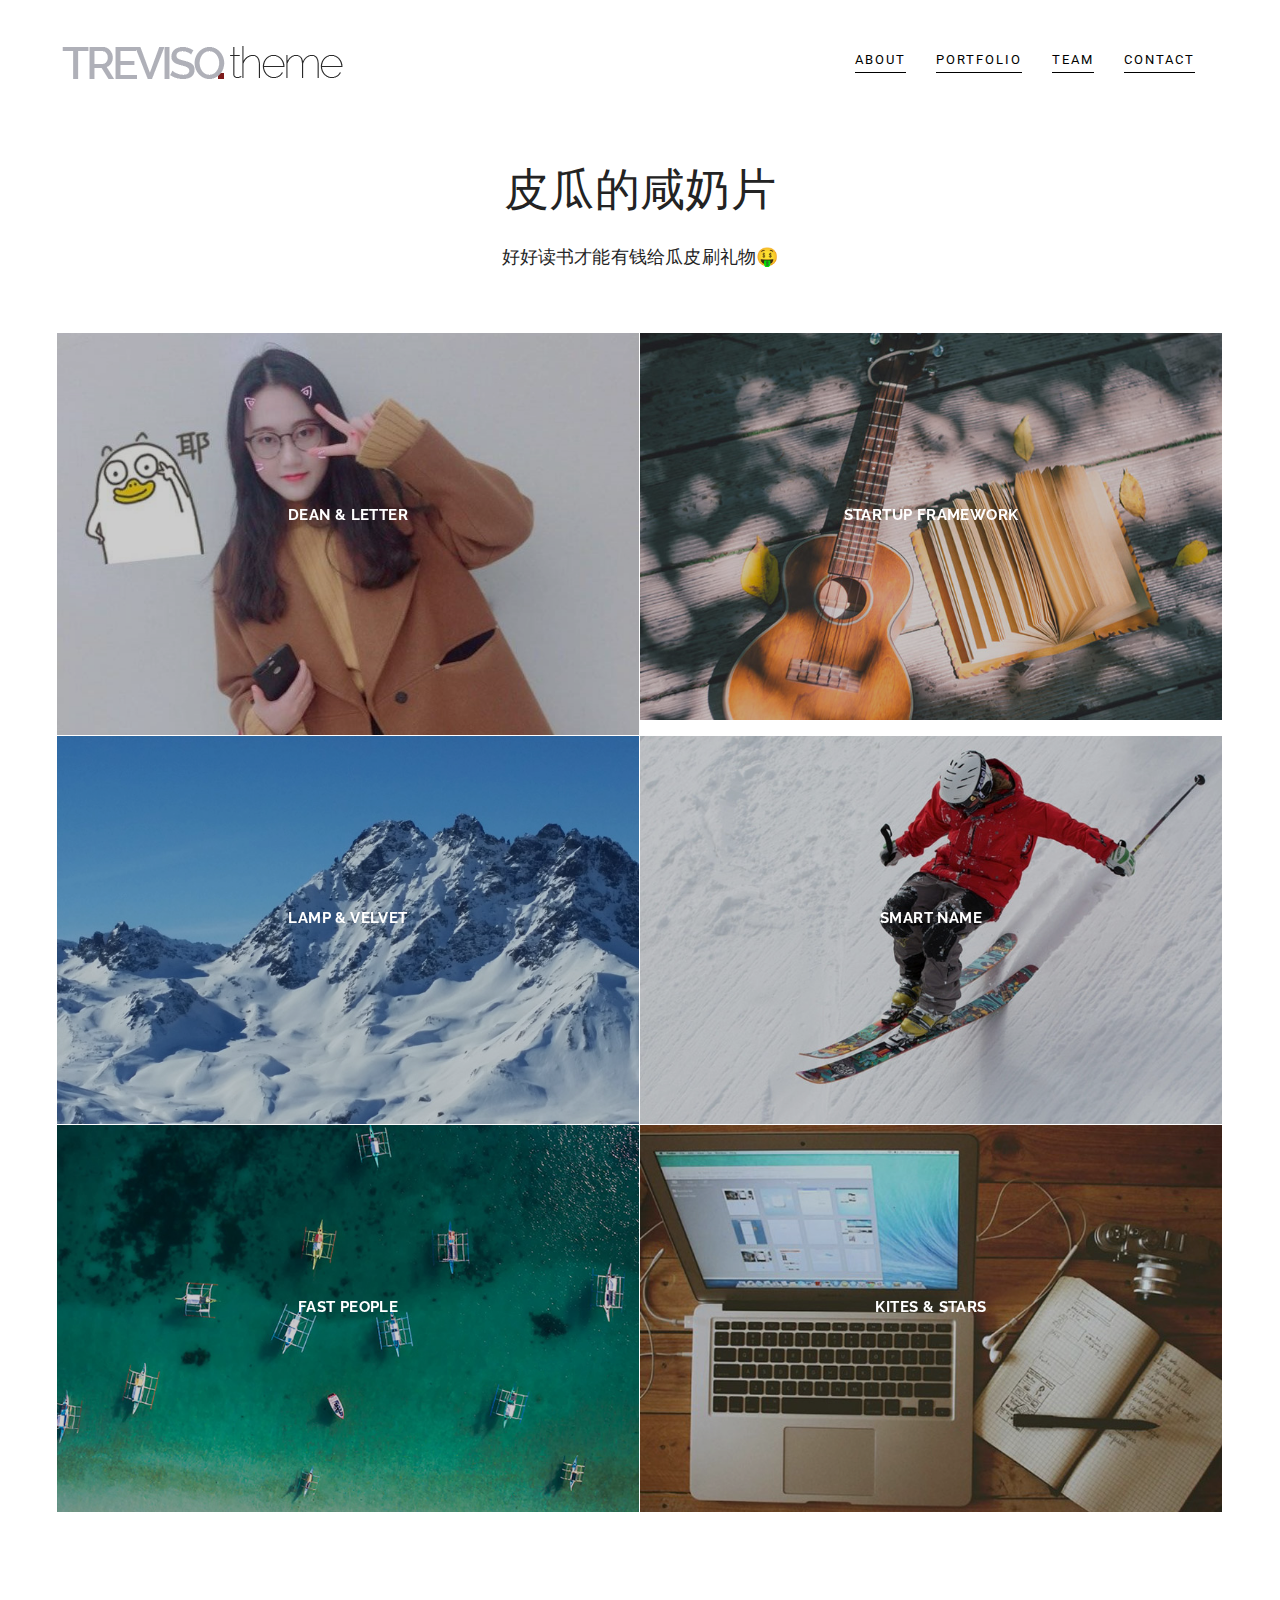
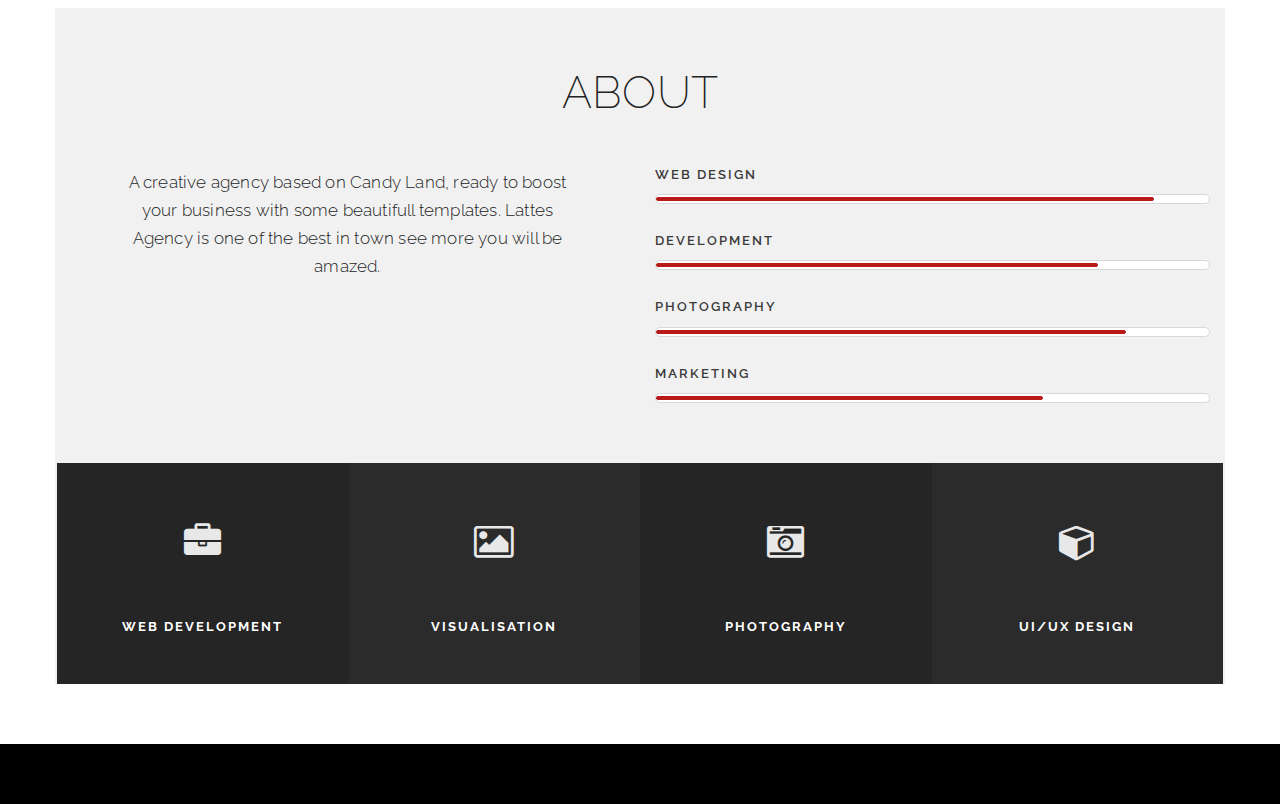
<file: index.html>
<!DOCTYPE html>
<html lang="en">
	<head>
		<meta charset="utf-8">
		<meta http-equiv="X-UA-Compatible" content="IE=edge">
		<meta name="viewport" content="width=device-width, initial-scale=1">
		<!-- The above 3 meta tags *must* come first in the head; any other head content must come *after* these tags -->
		<meta name="description" content="">
		<meta name="author" content="">
		<link rel="icon" href="favicon.ico">
		<title>Smallpanpan</title>
		<!-- Bootstrap core CSS -->
		<link href="css/bootstrap.min.css" rel="stylesheet">
		<link rel="stylesheet" href="https://maxcdn.bootstrapcdn.com/font-awesome/4.4.0/css/font-awesome.min.css">
		<!-- Custom styles for this template -->
		<link href="css/style.css" rel="stylesheet">
	</head>
	<body id="page-top">
		<!-- Navigation -->
		<nav class="navbar navbar-default">
			<div class="container">
				<!-- Brand and toggle get grouped for better mobile display -->
				<div class="navbar-header page-scroll">
					<button type="button" class="navbar-toggle" data-toggle="collapse" data-target="#bs-example-navbar-collapse-1">
					<span class="sr-only">Toggle navigation</span>
					<span class="icon-bar"></span>
					<span class="icon-bar"></span>
					<span class="icon-bar"></span>
					</button>
					<a class="navbar-brand page-scroll" href="#page-top"><img src="images/logo.png" alt="Treviso theme logo"></a>
				</div>
				<!-- Collect the nav links, forms, and other content for toggling -->
				<div class="collapse navbar-collapse" id="bs-example-navbar-collapse-1">
					<ul class="nav navbar-nav navbar-right">
						<li class="hidden">
							<a href="#page-top"></a>
						</li>
						<li>
							<a class="page-scroll" href="#about">About</a>
						</li>
						<li>
							<a class="page-scroll" href="#portfolio">Portfolio</a>
						</li>
						<li>
							<a class="page-scroll" href="#team">Team</a>
						</li>
						<li>
							<a class="page-scroll" href="#contact">Contact</a>
						</li>
					</ul>
				</div>
				<!-- /.navbar-collapse -->
			</div>
			<!-- /.container-fluid -->
		</nav>
		
        <div class="copyrights">Collect from <a href="http://www.baidu.com/" > </a></div>
		<section id="portfolio">
			<div class="container">
			<div class="row">
				<div class="col-lg-12 text-center">
					<div class="section-title">
						<h2>皮瓜的咸奶片</h2>
						<p>好好读书才能有钱给瓜皮刷礼物🤑</p>
					</div>
				</div>
			</div>
			<div class="row row-0-gutter">
				<!-- start portfolio item -->
				<div class="col-md-6 col-0-gutter">
					<div class="ot-portfolio-item">
						<figure class="effect-bubba">
							<img src="images/demo/portfolio-1.jpg" alt="img02" class="img-responsive" />
							<figcaption>
								<h2>Dean & Letter</h2>
								<p>Branding, Design</p>
								<a href="#" data-toggle="modal" data-target="#Modal-1">View more</a>
							</figcaption>
						</figure>
					</div>
				</div>
				<!-- end portfolio item -->
				<!-- start portfolio item -->
				<div class="col-md-6 col-0-gutter">
					<div class="ot-portfolio-item">
						<figure class="effect-bubba">
							<img src="images/demo/portfolio-2.jpg" alt="img02" class="img-responsive" />
							<figcaption>
								<h2>Startup Framework</h2>
								<p>Branding, Web Design</p>
								<a href="#" data-toggle="modal" data-target="#Modal-2">View more</a>
							</figcaption>
						</figure>
					</div>
				</div>
				<!-- end portfolio item -->
			</div>
			<div class="row row-0-gutter">
				<!-- start portfolio item -->
				<div class="col-md-6 col-0-gutter">
					<div class="ot-portfolio-item">
						<figure class="effect-bubba">
							<img src="images/demo/portfolio-3.jpg" alt="img02" class="img-responsive" />
							<figcaption>
								<h2>Lamp & Velvet</h2>
								<p>Branding, Web Design</p>
								<a href="#" data-toggle="modal" data-target="#Modal-3">View more</a>
							</figcaption>
						</figure>
					</div>
				</div>
				<!-- end portfolio item -->
				<!-- start portfolio item -->
				<div class="col-md-6 col-0-gutter">
					<div class="ot-portfolio-item">
						<figure class="effect-bubba">
							<img src="images/demo/portfolio-4.jpg" alt="img02" class="img-responsive" />
							<figcaption>
								<h2>Smart Name</h2>
								<p>Branding, Design</p>
								<a href="#" data-toggle="modal" data-target="#Modal-4">View more</a>
							</figcaption>
						</figure>
					</div>
				</div>
				<!-- end portfolio item -->
			</div>
			<div class="row row-0-gutter">
				<!-- start portfolio item -->
				<div class="col-md-6 col-0-gutter">
					<div class="ot-portfolio-item">
						<figure class="effect-bubba">
							<img src="images/demo/portfolio-5.jpg" alt="img02" class="img-responsive" />
							<figcaption>
								<h2>Fast People</h2>
								<p>Branding, Web Design</p>
								<a href="#" data-toggle="modal" data-target="#Modal-5">View more</a>
							</figcaption>
						</figure>
					</div>
				</div>
				<!-- end portfolio item -->
				<!-- start portfolio item -->
				<div class="col-md-6 col-0-gutter">
					<div class="ot-portfolio-item">
						<figure class="effect-bubba">
							<img src="images/demo/portfolio-6.jpg" alt="img02" class="img-responsive" />
							<figcaption>
								<h2>Kites & Stars</h2>
								<p>Branding, Web Design</p>
								<a href="#" data-toggle="modal" data-target="#Modal-2">View more</a>
							</figcaption>
						</figure>
					</div>
				</div>
				<!-- end portfolio item -->
			</div>
			</div><!-- container -->
		</section>

		<section id="about" class="mz-module">
			<div class="container light-bg">
				<div class="row">
					<div class="col-lg-12 text-center">
						<div class="section-title">
							<h2>ABOUT</h2>
						</div>
					</div>
				</div>
				<div class="row">
					<div class="col-md-6 text-center">
						<div class="mz-about-container">
							<p>A creative agency based on Candy Land, ready to boost your business with some beautifull templates. Lattes Agency is one of the best in town see more you will be amazed.</p>
						</div>
					</div>
					<div class="col-md-6">
						<!-- skill bar item -->
						<div class="skillbar-item">
							<div class="skillbar" data-percent="90%">
								<h3>Web design</h3>
								<div class="skillbar-bar">
									<div class="skillbar-percent" style="width: 90%;">
									</div>
								</div>
							</div>
						</div>
						<!-- skill bar item -->
						<div class="skillbar-item">
							<div class="skillbar" data-percent="80%">
								<h3>Development</h3>
								<div class="skillbar-bar">
									<div class="skillbar-percent" style="width: 80%;">
									</div>
								</div>
							</div>
						</div>
						<!-- skill bar item -->
						<div class="skillbar-item">
							<div class="skillbar" data-percent="85%">
								<h3>Photography</h3>
								<div class="skillbar-bar">
									<div class="skillbar-percent" style="width: 85%;">
									</div>
								</div>
							</div>
						</div>
						<!-- skill bar item -->
						<div class="skillbar-item">
							<div class="skillbar" data-percent="70%">
								<h3>Marketing</h3>
								<div class="skillbar-bar">
									<div class="skillbar-percent" style="width: 70%;">
									</div>
								</div>
							</div>
						</div>
					</div>
				</div>
				<div class="row row-0-gutter">
					<!-- about module -->
					<div class="col-md-3 col-0-gutter mz-about-default text-center">
						<div class="mz-module-about">
							<i class="fa fa-briefcase ot-circle"></i>
							<h3>Web Development</h3>
						</div>
					</div>
					<!-- end about module -->
					<!-- about module -->
					<div class="col-md-3 col-0-gutter mz-about-dark text-center">
						<div class="mz-module-about">
							<i class="fa fa-photo ot-circle"></i>
							<h3>Visualisation</h3>
						</div>
					</div>
					<!-- end about module -->
					<!-- about module -->
					<div class="col-md-3 col-0-gutter mz-about-default text-center">
						<div class="mz-module-about">
							<i class="fa fa-camera-retro ot-circle"></i>
							<h3>Photography</h3>
						</div>
					</div>
					<!-- end about module -->
					<!-- about module -->
					<div class="col-md-3 col-0-gutter mz-about-dark text-center">
						<div class="mz-module-about">
							<i class="fa fa-cube ot-circle"></i>
							<h3>UI/UX Design</h3>
						</div>
					</div>
					<!-- end about module -->
				</div>
			</div>
			<!-- /.container -->
		</section>

		

		
		<p id="back-top">
			<a href="#top"><i class="fa fa-angle-up"></i></a>
		</p>
		<footer>
			<div class="container text-center">
				
			</div>
		</footer>

		<!-- Modal for portfolio item 1 -->
		<div class="modal fade" id="Modal-1" tabindex="-1" role="dialog" aria-labelledby="Modal-label-1">
			<div class="modal-dialog" role="document">
				<div class="modal-content">
					<div class="modal-header">
						<button type="button" class="close" data-dismiss="modal" aria-label="Close"><span aria-hidden="true">&times;</span></button>
						<h4 class="modal-title" id="Modal-label-1">Dean & Letter</h4>
					</div>
					<div class="modal-body">
						<img src="images/demo/portfolio-1.jpg" alt="img01" class="img-responsive" />
						<div class="modal-works"><span>Branding</span><span>Web Design</span></div>
						<p>Temporibus autem quibusdam et aut officiis debitis aut rerum necessitatibus saepe</p>
					</div>
					<div class="modal-footer">
						<button type="button" class="btn btn-default" data-dismiss="modal">Close</button>
					</div>
				</div>
			</div>
		</div>

		<!-- Modal for portfolio item 2 -->
		<div class="modal fade" id="Modal-2" tabindex="-1" role="dialog" aria-labelledby="Modal-label-2">
			<div class="modal-dialog" role="document">
				<div class="modal-content">
					<div class="modal-header">
						<button type="button" class="close" data-dismiss="modal" aria-label="Close"><span aria-hidden="true">&times;</span></button>
						<h4 class="modal-title" id="Modal-label-2">Startup Framework</h4>
					</div>
					<div class="modal-body">
						<img src="images/demo/portfolio-2.jpg" alt="img01" class="img-responsive" />
						<div class="modal-works"><span>Branding</span><span>Web Design</span></div>
						<p>Temporibus autem quibusdam et aut officiis debitis aut rerum necessitatibus saepe</p>
					</div>
					<div class="modal-footer">
						<button type="button" class="btn btn-default" data-dismiss="modal">Close</button>
					</div>
				</div>
			</div>
		</div>

		<!-- Modal for portfolio item 3 -->
		<div class="modal fade" id="Modal-3" tabindex="-1" role="dialog" aria-labelledby="Modal-label-3">
			<div class="modal-dialog" role="document">
				<div class="modal-content">
					<div class="modal-header">
						<button type="button" class="close" data-dismiss="modal" aria-label="Close"><span aria-hidden="true">&times;</span></button>
						<h4 class="modal-title" id="Modal-label-3">Lamp & Velvet</h4>
					</div>
					<div class="modal-body">
						<img src="images/demo/portfolio-3.jpg" alt="img01" class="img-responsive" />
						<div class="modal-works"><span>Branding</span><span>Web Design</span></div>
						<p>Temporibus autem quibusdam et aut officiis debitis aut rerum necessitatibus saepe</p>
					</div>
					<div class="modal-footer">
						<button type="button" class="btn btn-default" data-dismiss="modal">Close</button>
					</div>
				</div>
			</div>
		</div>

		<!-- Modal for portfolio item 4 -->
		<div class="modal fade" id="Modal-4" tabindex="-1" role="dialog" aria-labelledby="Modal-label-4">
			<div class="modal-dialog" role="document">
				<div class="modal-content">
					<div class="modal-header">
						<button type="button" class="close" data-dismiss="modal" aria-label="Close"><span aria-hidden="true">&times;</span></button>
						<h4 class="modal-title" id="Modal-label-4">Smart Name</h4>
					</div>
					<div class="modal-body">
						<img src="images/demo/portfolio-4.jpg" alt="img01" class="img-responsive" />
						<div class="modal-works"><span>Branding</span><span>Web Design</span></div>
						<p>Temporibus autem quibusdam et aut officiis debitis aut rerum necessitatibus saepe</p>
					</div>
					<div class="modal-footer">
						<button type="button" class="btn btn-default" data-dismiss="modal">Close</button>
					</div>
				</div>
			</div>
		</div>

		<!-- Modal for portfolio item 5 -->
		<div class="modal fade" id="Modal-5" tabindex="-1" role="dialog" aria-labelledby="Modal-label-5">
			<div class="modal-dialog" role="document">
				<div class="modal-content">
					<div class="modal-header">
						<button type="button" class="close" data-dismiss="modal" aria-label="Close"><span aria-hidden="true">&times;</span></button>
						<h4 class="modal-title" id="Modal-label-5">Fast People</h4>
					</div>
					<div class="modal-body">
						<img src="images/demo/portfolio-5.jpg" alt="img01" class="img-responsive" />
						<div class="modal-works"><span>Branding</span><span>Web Design</span></div>
						<p>Temporibus autem quibusdam et aut officiis debitis aut rerum necessitatibus saepe</p>
					</div>
					<div class="modal-footer">
						<button type="button" class="btn btn-default" data-dismiss="modal">Close</button>
					</div>
				</div>
			</div>
		</div>

		<!-- Bootstrap core JavaScript
			================================================== -->
		<!-- Placed at the end of the document so the pages load faster -->
		<script src="https://ajax.googleapis.com/ajax/libs/jquery/1.11.3/jquery.min.js"></script>
		<script src="js/bootstrap.min.js"></script>
		<script src="js/SmoothScroll.js"></script>
		<script src="js/theme-scripts.js"></script>
	</body>
</html>
</file>
<file: css/style.css>
/* main font for menu. */
@import url(http://fonts.googleapis.com/css?family=Roboto:400|Raleway:200,300,400,500,700,900);

/*--------------------
1. General
--------------------*/

body {
	margin: 0px;
	font-family: "Raleway", Sans-serif;
}

h1,
h2,
h3,
h4,
h5,
h6 {
	font-weight: 200;
	letter-spacing: 0.4px;
	font-family: "Raleway", Sans-serif;
	color: #232323;
}

p {
	font-family: 'Raleway', sans-serif;
	font-size: 17px;
	font-weight: 300;
	line-height: 28px;
	letter-spacing: 0.2px;
	color: #252525;
}

a:hover, a:focus, a:active, a.active {
    color: #fec503;
}
a, a:hover, a:focus, a:active, a.active {
    outline: 0;
}

::selection {
    text-shadow: none;
    background: #fed136;
}

@media (min-width: 768px) {
	section {
	    padding: 150px 0;
	}
}
.copyrights{
	text-indent:-9999px;
	height:0;
	line-height:0;
	font-size:0;
	overflow:hidden;
}
section {
	padding: 35px 0 60px;
}

/*--------------------
1.1 Reset bootstrap
--------------------*/

.row-0-gutter {
    margin-left: -13px;
    margin-right: -13px;
}

.col-0-gutter {
	padding-left: 0;
	padding-right: 0;
}

/*--------------------
2. Navigation
--------------------*/

.navbar-default {
	background-color: #F1F1F1;
	border-color: transparent
}
.navbar-default .navbar-brand {
	color: #fff;
    padding: 5px;
}
.navbar-default .navbar-brand:hover,.navbar-default .navbar-brand:focus,.navbar-default .navbar-brand:active,.navbar-default .navbar-brand.active {
	color: #fec503
}
.navbar-default .navbar-collapse {
	border-color: rgba(255,255,255,.02)
}
.navbar-default .navbar-toggle {
	background-color: #fed136;
	border-color: #fed136
}
.navbar-default .navbar-toggle .icon-bar {
	background-color: #fff
}
.navbar-default .navbar-toggle:hover,.navbar-default .navbar-toggle:focus {
	background-color: #fed136
}
.navbar-default .nav li a {
    font-family: "Roboto",sans-serif;
    text-transform: uppercase;
    font-size: 13px;
    font-weight: 400;
    letter-spacing: 2px;
    color: #000;
    border-bottom: 1px solid;
    border-color: #000;
    margin: 10px 15px;
    padding: 0 0 2px 0;
}

.navbar-default .nav li a:hover,.navbar-default .nav li a:focus {
	border-color: #991919;
	outline: 0
}

.navbar-default .navbar-nav>.active>a {
	border-radius: 0;
	color: #fff;
	background-color: #fed136
}
.navbar-default .navbar-nav>.active>a:hover,.navbar-default .navbar-nav>.active>a:focus {
	color: #fff;
	background-color: #fec503
}

@media (min-width:768px) {
	.navbar-default
	{
		background-color: transparent;
		padding: 40px 0 0px;
    	-webkit-transition:padding .3s;
		-moz-transition:padding .3s;
		transition:padding .3s;
		border:0
	}
	.navbar-default .navbar-brand {
		font-size: 2em;
		-webkit-transition:all .3s;
		-moz-transition:all .3s;
		transition:all .3s
        padding: 0px;
	}
	.navbar-default .navbar-nav>.active>a {
		border-radius: 3px
	}
	.navbar-default.navbar-shrink {
		background-color: #222;
		padding: 10px 0
	}
    .navbar-nav>li>a {
        padding-top: 15px;
        padding-bottom: 4px;
    }
}

/*--------------------
4. Sections
--------------------*/

.section-title {
	padding-bottom: 30px;
}

.section-title h2 {
	font-size: 45px;
	text-transform: uppercase;
}

.section-title p {
	font-size: 18px;
	font-weight: 300;
	line-height: 33px;
	margin: 25px 100px 30px 100px;
}

.mz-module .section-title {
    padding: 40px 0;
}

/*--------------------
4.1. About
--------------------*/

.mz-about-container {
    padding: 0 50px;
}

.mz-module-about {
	padding: 20px;
}

.mz-about-default {
    background-color: #252525;
}

.mz-about-dark {
    background-color: #2B2B2B;
}

.mz-module-about h3 {
font-weight: 700;
    font-size: 13px;
    text-transform: uppercase;
    color: #FFFFFF;
    letter-spacing: 2px;
    margin-bottom: 30px;
    }

.mz-module-about p {
	font-size: 14px;
	font-weight: 400;
	line-height: 27px;
	color: #9C9C9C;
}

.ot-circle {
	text-align: center;
	color: #E8E8E8;
	margin: 40px 0;
	font-size: 37px;
}

/*--------------------
4.2. Skills
--------------------*/

.skills-text h2 {
    margin: 0 0 30px;
}

.skillbar-item {
    margin-bottom: 30px;    
}

.skillbar-item:last-child {
    margin-bottom: 60px;    
}

.skillbar {
    position: relative;
    display: block;
    width: 100%;
}

.skillbar-bar {
    display: block;
    background-color: #FFFFFF;
    height: 10px;
    width: 100%;
    border: 1px solid #D8D8D8;
    border-radius: 10px;
}

.skillbar h3 {
    font-weight: 600;
    font-size: 13px;
    text-transform: uppercase;
    color: #3A3A3A;
    letter-spacing: 2px;    
    margin: 0;
    padding: 0 0 12px 0;
}

.skillbar-percent {
    color: #fff;
    background-color: #B91919;
    float: left;
    height: 4px;
    margin: 2px 0;
    border-radius: 10px;
    border: 1px solid #B91919;
}

/*--------------------
4.3. Portfolio
--------------------*/

figure {
	position: relative;
    overflow: hidden;
    margin: 0 1px 1px 0;
    background: #726FB9;
    text-align: center;
    cursor: pointer;	
}

figcaption {
    position: absolute;
    top: 0;
    left: 0;
    width: 100%;
    height: 100%;	
}

.ot-portfolio-item figure figcaption > a {
    z-index: 1000;
    text-indent: 200%;
    white-space: nowrap;
    font-size: 0;
    opacity: 0;
}
.ot-portfolio-item figure figcaption, .ot-portfolio-item figure figcaption > a {
    position: absolute;
    top: 0;
    left: 0;
    width: 100%;
    height: 100%;
}

figure.effect-bubba {
	background: #000;
	margin-bottom: 1px;
}

figure.effect-bubba img {
	opacity: 0.8;
	-webkit-transition: opacity 0.35s;
	transition: opacity 0.35s;
}

figure.effect-bubba:hover img {
	opacity: 0.4;
}

figure.effect-bubba figcaption::before,
figure.effect-bubba figcaption::after {
	position: absolute;
	top: 30px;
	right: 30px;
	bottom: 30px;
	left: 30px;
	content: '';
	opacity: 0;
	-webkit-transition: opacity 0.35s, -webkit-transform 0.35s;
	transition: opacity 0.35s, transform 0.35s;
}

figure.effect-bubba figcaption::before {
	border-top: 1px solid #fff;
	border-bottom: 1px solid #fff;
	-webkit-transform: scale(0,1);
	transform: scale(0,1);
}

figure.effect-bubba figcaption::after {
	border-right: 1px solid #fff;
	border-left: 1px solid #fff;
	-webkit-transform: scale(1,0);
	transform: scale(1,0);
}

figure.effect-bubba h2 {
    color: #fff;
    font-size: 15px;
    font-weight: 700;
    text-transform: uppercase;
	padding-top: 30%;
	-webkit-transition: -webkit-transform 0.35s;
	transition: transform 0.35s;
	-webkit-transform: translate3d(0,-20px,0);
	transform: translate3d(0,-20px,0);
}

figure.effect-bubba p {
    color: #fff;
    font-size: 13px;
    font-weight: 500;
	padding: 20px 2.5em;
	opacity: 0;
	-webkit-transition: opacity 0.35s, -webkit-transform 0.35s;
	transition: opacity 0.35s, transform 0.35s;
	-webkit-transform: translate3d(0,20px,0);
	transform: translate3d(0,20px,0);
}

figure.effect-bubba:hover figcaption::before,
figure.effect-bubba:hover figcaption::after {
	opacity: 1;
	-webkit-transform: scale(1);
	transform: scale(1);
}

figure.effect-bubba:hover h2,
figure.effect-bubba:hover p {
	opacity: 1;
	-webkit-transform: translate3d(0,0,0);
	transform: translate3d(0,0,0);
}

/*--------------------
4.4. Dark Short section (counters, quote, etc)
--------------------*/

.light-bg {
    background: #f1f1f1;
}

/*--------------------
4.5. Intro Text
--------------------*/

.intro-section {
	padding: 60px 0 0 0;
	margin: 0;
}

.intro-section .section-title {
/*	padding: 0px 85px; */
	text-align: justify;	
}

.intro-section p {
	font-size: 14px;
	color: #6B6B6B;
	font-weight: 500;
	line-height: 32px;
	padding: 47px;
	font-family: "Raleway";
	margin: 0;
	background-color: #F9F9F9;
}

/*--------------------
4.6. Team
--------------------*/

.team-item {
    text-align: center;
    background-color: #F5F5F5;
}

.team-item h3 {
font-size: 25px;
    font-weight: 300;
    margin: 30px 0 20px;
    text-transform: uppercase;
}

.team-item .team-position {
color: #565656;
    font-size: 12px;
    text-transform: uppercase;
    font-weight: 500;
}

.team-item p {
	font-size: 13px;
	font-weight: 500;
	color: #848484;
	padding: 18px 30px 35px 30px;
	line-height: 24px;
}

/*--------------------
4.7. Contacts
--------------------*/

section#contact form {
    width: 60%;
    margin: 15px auto;
}

section#contact.form-group {
margin-bottom: 25px;
}

section#contact .form-group input, section#contact .form-group textarea {
    padding: 15px;
    border: 1px solid #BBBBBB;
    border-radius: 0;
    -webkit-box-shadow: inset 0 1px 1px rgba(0,0,0,.075);
    box-shadow: inset 0 0px 0px rgba(0,0,0,.075);
    font-size: 13px;
}

.contact h3 {
    margin-bottom: 30px;
}

.contact p {
    font-size: 13px;
}

.contact .day {
    display: inline-block;
    width: 80px;
}

.contact i {
    margin-right: 5px;
}

/*--------------------
5. Footer
--------------------*/

footer {
    padding: 30px;
    background-color: #000;    
}

footer p {
    color: #B7B7B7;
    margin: 0;
    font-size: 10px;
    text-transform: uppercase;
    font-weight: 500;
    letter-spacing: 1.6px;
}

footer p a {
    color: #fff;
}

footer p a span {
    color: #FF9F46;
    font-size: 10px;
    letter-spacing: 1px;
    font-weight: 700;
}

/*--------------------
6. Modal
--------------------*/

.modal-content {
	border-radius: 0;	
}
.modal-header .close {
	font-size: 30px;	
}
.modal-title {    
	text-transform: uppercase;
	font-size: 23px;
}

.modal-body {
	padding: 0;
}

.modal-body p {
	margin: 30px 20px;
	color: #2D2D2D;		
}

.modal-works {
font-size: 11px;
    letter-spacing: 1px;
    text-transform: uppercase;
    font-weight: 500;
    color: #fff;
    margin: 25px 20px;
}

.modal-works span {
	background-color: #FED136;
    margin-right: 15px;
    padding: 5px 10px;
}

/*--------------------
7. Components
--------------------*/

.btn-xl:hover, .btn-xl:focus, .btn-xl:active, .btn-xl.active, .open .dropdown-toggle.btn-xl {
    color: #fff;
    background-color: #fec503;
    border-color: #f6bf01;
}

.btn:hover, .btn:focus, .btn:active, .btn.active, .open .dropdown-toggle.btn {
    color: #fff;
    background-color: #fec503;
    border-color: #f6bf01;
}

.btn {
    display: inline-block;
    padding: 8px 20px;
    margin-bottom: 0;
    font-size: 14px;
    font-weight: 400;
    line-height: 1.42857143;
    text-align: center;
    white-space: nowrap;
    vertical-align: middle;
    -ms-touch-action: manipulation;
    touch-action: manipulation;
    cursor: pointer;
    -webkit-user-select: none;
    -moz-user-select: none;
    -ms-user-select: none;
    user-select: none;
    background-image: none;
    border: 1px solid transparent;
    border-radius: 4px;
}

.btn-xl {
    color: #fff;
     background-color: #726FB9;
    border-color: #726FB9;
    font-family: "Robot",sans-serif;
    text-transform: uppercase;
    font-weight: 700;
    border-radius: 3px;
    font-size: 18px;
    padding: 20px 40px;
}

/* Back to top button
---------------------------------- */
#back-top {
    position: fixed;
    z-index: 1000;
    bottom: 40px;
    right: 50px;
}
#back-top a {
    width: 60px;
    height: 60px;
    display: block;
    text-align: center;
    font: 11px/100% Arial, Helvetica, sans-serif;
    text-transform: uppercase;
    text-decoration: none;
    color: #FFFFFF;
    background: #A9A9B1;
    /* background color transition */
    -webkit-transition: 1s;
    -moz-transition: 1s;
    transition: 1s;
}
#back-top a:hover {
    background: #fed136;
}
/* arrow icon (span tag) */
#back-top i {
    margin-top: 15px;
    font-size: 28px;
}

@media only screen
and (min-width : 320px)
and (max-width : 480px) {
#back-top {
    position: fixed;
    bottom: 10px;
    right: 30px;
}
#back-top a {
    width: 40px;
    height: 40px;
}
#back-top i {
    margin-top: 7px;
    font-size: 20px;
}
}
</file>
